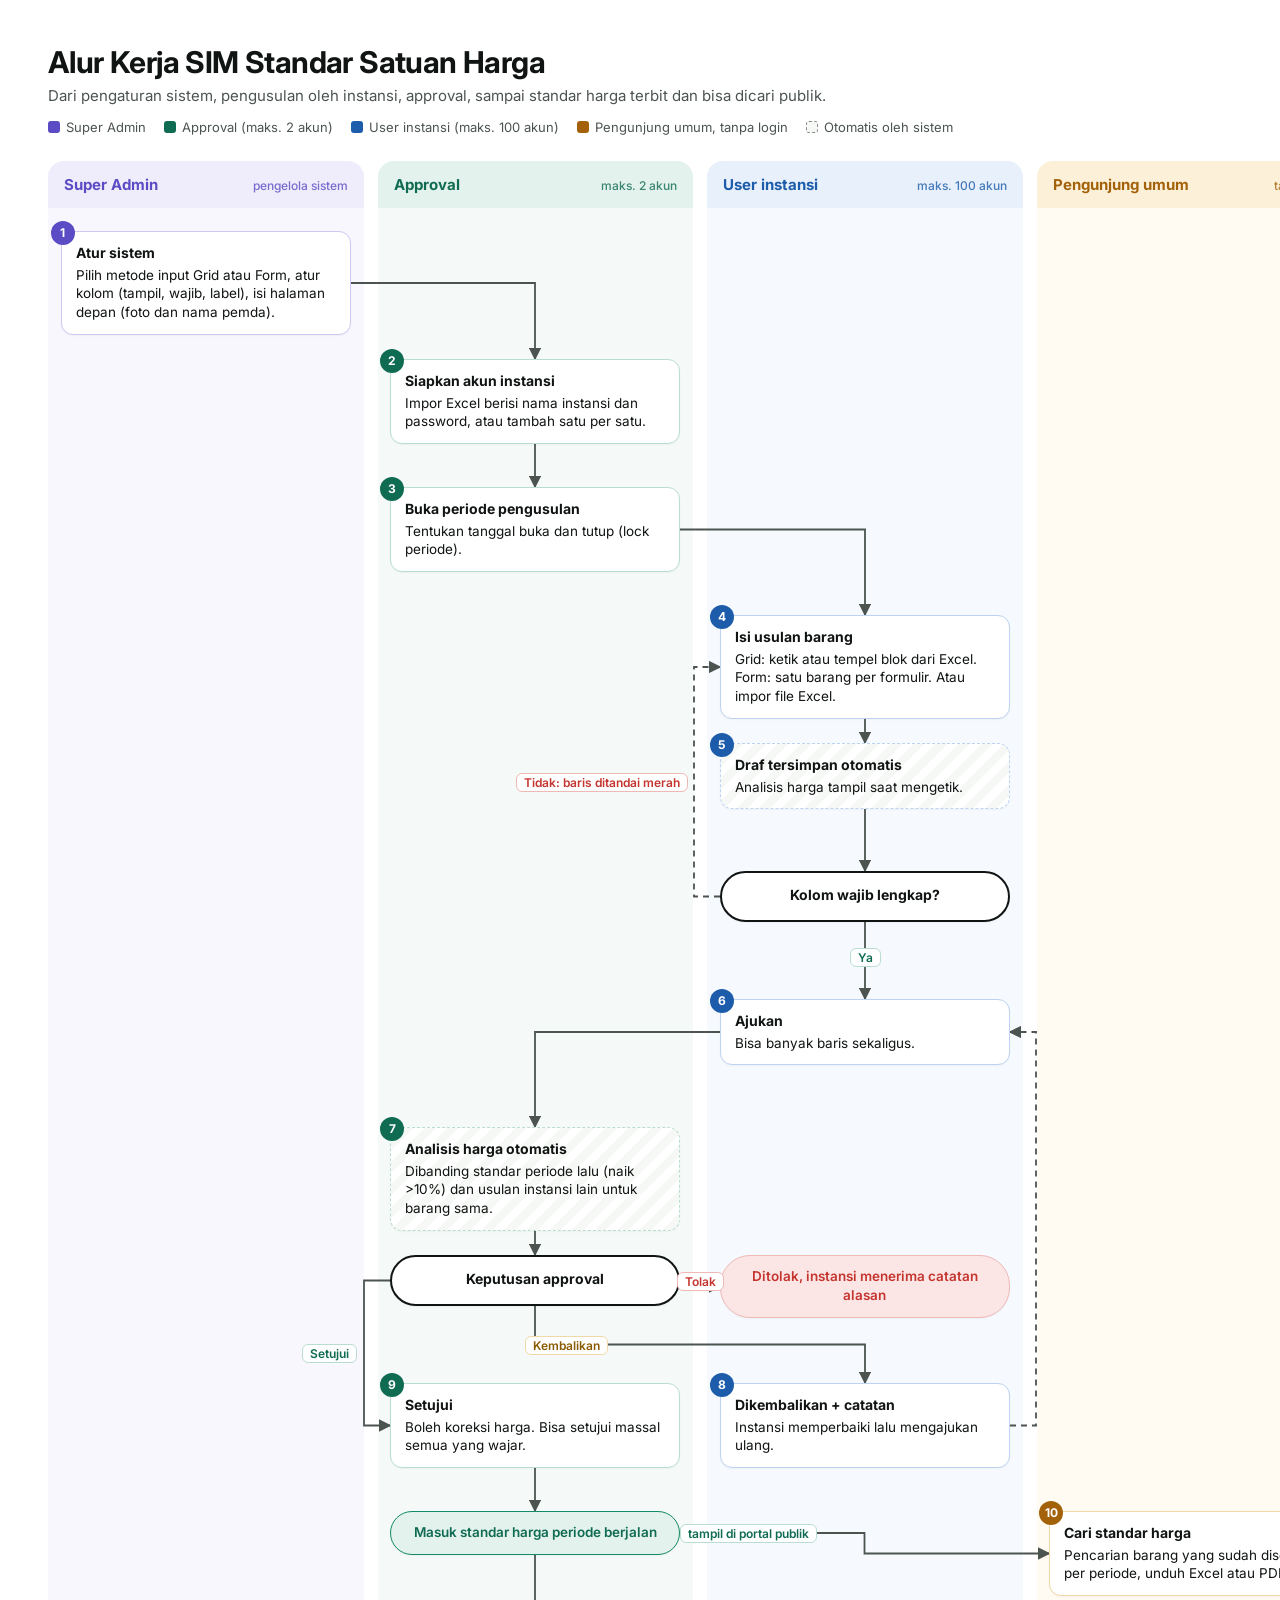
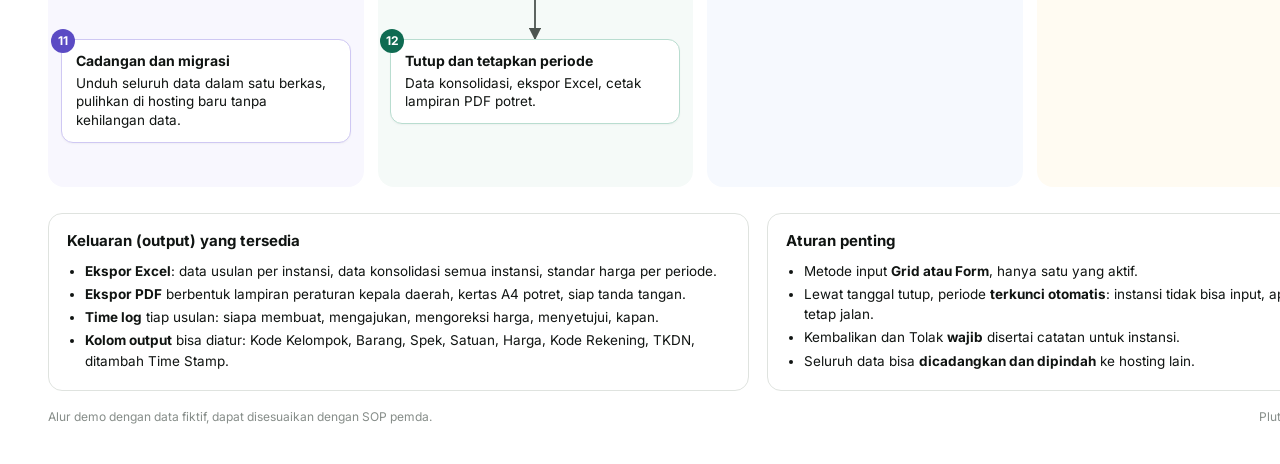
<file: docs/flowchart.html>
<!doctype html>
<html lang="id">
<head>
<meta charset="utf-8">
<title>Flowchart SIM SSH</title>
<link href="https://fonts.googleapis.com/css2?family=Inter:wght@400;500;600;700&display=swap" rel="stylesheet">
<style>
  :root { --ink: #101412; --ink2: #4c5450; --ink3: #868d89; --line: #dfe3df; --acc: #0f6b52; --acc2: #138a69; --soft: #e3f2ec;
    --sa: #5b4bc4; --sa-bg: #efedfb; --ap: #0f6b52; --ap-bg: #e3f2ec; --us: #1c5cab; --us-bg: #e7f0fb; --pb: #a3620a; --pb-bg: #fcf1d8; --crit: #c4352f; --crit-bg: #fbe6e5; }
  * { box-sizing: border-box; }
  body { margin: 0; font-family: Inter, sans-serif; color: var(--ink); background: #fff; -webkit-font-smoothing: antialiased; }
  .page { width: 1400px; padding: 44px 48px 40px; }
  h1 { margin: 0; font-size: 30px; letter-spacing: -.02em; }
  .lead { color: var(--ink2); font-size: 15px; margin: 6px 0 0; }
  .meta { display: flex; gap: 18px; margin-top: 14px; font-size: 13px; color: var(--ink2); flex-wrap: wrap; }
  .meta span { display: inline-flex; align-items: center; gap: 6px; }
  .sw { width: 12px; height: 12px; border-radius: 3px; display: inline-block; }

  .board { position: relative; margin-top: 26px; }
  .lanes { display: grid; grid-template-columns: repeat(4, 1fr); gap: 14px; }
  .lane { border-radius: 16px; padding: 0 0 18px; min-height: 100%; }
  .lane h2 { margin: 0; padding: 14px 16px; font-size: 15px; border-radius: 16px 16px 0 0; display: flex; justify-content: space-between; align-items: baseline; }
  .lane h2 small { font-weight: 500; font-size: 12px; opacity: .8; }
  .l-sa { background: #f8f7fe; } .l-sa h2 { background: var(--sa-bg); color: var(--sa); }
  .l-ap { background: #f5faf8; } .l-ap h2 { background: var(--ap-bg); color: var(--ap); }
  .l-us { background: #f6f9fe; } .l-us h2 { background: var(--us-bg); color: var(--us); }
  .l-pb { background: #fffbf2; } .l-pb h2 { background: var(--pb-bg); color: var(--pb); }

  .node { position: absolute; width: 290px; background: #fff; border: 1.5px solid var(--line); border-radius: 12px; padding: 11px 14px 12px; font-size: 13.5px; line-height: 1.4; box-shadow: 0 1px 2px rgba(0,0,0,.04); z-index: 2; }
  .node b { display: block; font-size: 14px; margin-bottom: 3px; }
  .node .n { position: absolute; top: -11px; left: -11px; width: 24px; height: 24px; border-radius: 50%; color: #fff; font-size: 12px; font-weight: 700; display: grid; place-items: center; }
  .node.sa { border-color: #cfc8f3; } .node.sa .n { background: var(--sa); }
  .node.ap { border-color: #b9ddd0; } .node.ap .n { background: var(--ap); }
  .node.us { border-color: #bcd3f1; } .node.us .n { background: var(--us); }
  .node.pb { border-color: #f0d9a6; } .node.pb .n { background: var(--pb); }
  .node.auto { background: repeating-linear-gradient(135deg, #fff, #fff 8px, #f6f8f6 8px, #f6f8f6 16px); border-style: dashed; }
  .node.dec { border-width: 2px; border-color: var(--ink); text-align: center; border-radius: 40px; padding: 12px 18px; }
  .node.end { border-radius: 30px; text-align: center; font-weight: 600; }
  .node.end.ok { background: var(--soft); border-color: var(--acc2); color: var(--acc); }
  .node.end.no { background: var(--crit-bg); border-color: #efb9b6; color: var(--crit); }
  .tag { display: inline-block; font-size: 11px; font-weight: 600; padding: 1px 7px; border-radius: 99px; margin-top: 6px; }
  svg.wires { position: absolute; inset: 0; z-index: 1; overflow: visible; pointer-events: none; }
  .lbl { position: absolute; z-index: 3; background: #fff; font-size: 12px; font-weight: 600; padding: 1px 7px; border-radius: 6px; border: 1px solid var(--line); white-space: nowrap; }
  .lbl.ok { color: var(--acc); border-color: #b9ddd0; } .lbl.no { color: var(--crit); border-color: #efb9b6; } .lbl.wr { color: #8a5a00; border-color: #f0d9a6; }

  .foot { display: grid; grid-template-columns: 1.2fr 1fr; gap: 18px; margin-top: 26px; }
  .box { border: 1px solid var(--line); border-radius: 14px; padding: 16px 18px; font-size: 13.5px; line-height: 1.5; }
  .box h3 { margin: 0 0 8px; font-size: 15px; }
  .box ul { margin: 0; padding-left: 18px; }
  .box li { margin: 3px 0; }
  .credit { margin-top: 18px; font-size: 12px; color: var(--ink3); display: flex; justify-content: space-between; }
</style>
</head>
<body>
<div class="page">
  <h1>Alur Kerja SIM Standar Satuan Harga</h1>
  <p class="lead">Dari pengaturan sistem, pengusulan oleh instansi, approval, sampai standar harga terbit dan bisa dicari publik.</p>
  <div class="meta">
    <span><i class="sw" style="background:var(--sa)"></i>Super Admin</span>
    <span><i class="sw" style="background:var(--ap)"></i>Approval (maks. 2 akun)</span>
    <span><i class="sw" style="background:var(--us)"></i>User instansi (maks. 100 akun)</span>
    <span><i class="sw" style="background:var(--pb)"></i>Pengunjung umum, tanpa login</span>
    <span><i class="sw" style="border:1.5px dashed #868d89;background:#f6f8f6"></i>Otomatis oleh sistem</span>
  </div>

  <div class="board" id="board">
    <div class="lanes" id="lanes">
      <div class="lane l-sa"><h2>Super Admin <small>pengelola sistem</small></h2></div>
      <div class="lane l-ap"><h2>Approval <small>maks. 2 akun</small></h2></div>
      <div class="lane l-us"><h2>User instansi <small>maks. 100 akun</small></h2></div>
      <div class="lane l-pb"><h2>Pengunjung umum <small>tanpa login</small></h2></div>
    </div>
    <svg class="wires" id="wires"></svg>
  </div>

  <div class="foot">
    <div class="box"><h3>Keluaran (output) yang tersedia</h3>
      <ul>
        <li><b>Ekspor Excel</b>: data usulan per instansi, data konsolidasi semua instansi, standar harga per periode.</li>
        <li><b>Ekspor PDF</b> berbentuk lampiran peraturan kepala daerah, kertas A4 potret, siap tanda tangan.</li>
        <li><b>Time log</b> tiap usulan: siapa membuat, mengajukan, mengoreksi harga, menyetujui, kapan.</li>
        <li><b>Kolom output</b> bisa diatur: Kode Kelompok, Barang, Spek, Satuan, Harga, Kode Rekening, TKDN, ditambah Time Stamp.</li>
      </ul></div>
    <div class="box"><h3>Aturan penting</h3>
      <ul>
        <li>Metode input <b>Grid atau Form</b>, hanya satu yang aktif.</li>
        <li>Lewat tanggal tutup, periode <b>terkunci otomatis</b>: instansi tidak bisa input, approval tetap jalan.</li>
        <li>Kembalikan dan Tolak <b>wajib</b> disertai catatan untuk instansi.</li>
        <li>Seluruh data bisa <b>dicadangkan dan dipindah</b> ke hosting lain.</li>
      </ul></div>
  </div>
  <div class="credit"><span>Alur demo dengan data fiktif, dapat disesuaikan dengan SOP pemda.</span><span>Pluton · pluton.id</span></div>
</div>

<script>
// [id, lajur 0-3, baris, kelas, isi]
const N = [
  ['a1', 0, 0, 'sa', '<b>Atur sistem</b>Pilih metode input Grid atau Form, atur kolom (tampil, wajib, label), isi halaman depan (foto dan nama pemda).'],
  ['a2', 1, 1, 'ap', '<b>Siapkan akun instansi</b>Impor Excel berisi nama instansi dan password, atau tambah satu per satu.'],
  ['a3', 1, 2, 'ap', '<b>Buka periode pengusulan</b>Tentukan tanggal buka dan tutup (lock periode).'],
  ['u1', 2, 3, 'us', '<b>Isi usulan barang</b>Grid: ketik atau tempel blok dari Excel. Form: satu barang per formulir. Atau impor file Excel.'],
  ['u2', 2, 4, 'us auto', '<b>Draf tersimpan otomatis</b>Analisis harga tampil saat mengetik.'],
  ['u3', 2, 5, 'us dec', '<b>Kolom wajib lengkap?</b>'],
  ['u5', 2, 6, 'us', '<b>Ajukan</b>Bisa banyak baris sekaligus.'],
  ['p1', 1, 7, 'ap auto', '<b>Analisis harga otomatis</b>Dibanding standar periode lalu (naik &gt;10%) dan usulan instansi lain untuk barang sama.'],
  ['p2', 1, 8, 'ap dec', '<b>Keputusan approval</b>'],
  ['x1', 2, 8, 'end no', 'Ditolak, instansi menerima catatan alasan'],
  ['u6', 2, 9, 'us', '<b>Dikembalikan + catatan</b>Instansi memperbaiki lalu mengajukan ulang.'],
  ['p3', 1, 9, 'ap', '<b>Setujui</b>Boleh koreksi harga. Bisa setujui massal semua yang wajar.'],
  ['p4', 1, 10, 'end ok', 'Masuk standar harga periode berjalan'],
  ['g1', 3, 10, 'pb', '<b>Cari standar harga</b>Pencarian barang yang sudah disetujui per periode, unduh Excel atau PDF.'],
  ['a4', 0, 11, 'sa', '<b>Cadangan dan migrasi</b>Unduh seluruh data dalam satu berkas, pulihkan di hosting baru tanpa kehilangan data.'],
  ['p5', 1, 11, 'ap', '<b>Tutup dan tetapkan periode</b>Data konsolidasi, ekspor Excel, cetak lampiran PDF potret.'],
];
// [dari, ke, sisi keluar, sisi masuk, label, kelas label]
const E = [
  ['a1', 'a2', 'r', 't'], ['a2', 'a3', 'b', 't'], ['a3', 'u1', 'r', 't'], ['u1', 'u2', 'b', 't'], ['u2', 'u3', 'b', 't'],
  ['u3', 'u1', 'l', 'l', 'Tidak: baris ditandai merah', 'no'], ['u3', 'u5', 'b', 't', 'Ya', 'ok'],
  ['u5', 'p1', 'l', 't'], ['p1', 'p2', 'b', 't'],
  ['p2', 'p3', 'l', 'l', 'Setujui', 'ok'], ['p2', 'u6', 'b', 't', 'Kembalikan', 'wr'], ['p2', 'x1', 'r', 'l', 'Tolak', 'no'],
  ['u6', 'u5', 'r', 'r'], ['p3', 'p4', 'b', 't'], ['p4', 'p5', 'b', 't'], ['p4', 'g1', 'r', 'l', 'tampil di portal publik', 'ok'],
];
const board = document.getElementById('board'), lanes = document.getElementById('lanes'), svg = document.getElementById('wires');
const ROW = 128, TOP = 70, colW = (lanes.clientWidth - 14 * 3) / 4;
N.forEach(([id, c, r, cls, html]) => {
  const d = document.createElement('div'); d.className = 'node ' + cls; d.id = id; d.innerHTML = html;
  if (!/dec|end/.test(cls)) { const n = document.createElement('span'); n.className = 'n'; d.prepend(n); }
  d.style.left = (c * (colW + 14) + (colW - 290) / 2) + 'px'; d.style.top = (TOP + r * ROW) + 'px';
  board.appendChild(d);
});
let k = 0; document.querySelectorAll('.node .n').forEach(n => (n.textContent = ++k));
lanes.style.height = (TOP + 12 * ROW + 20) + 'px';
document.querySelectorAll('.lane').forEach(l => (l.style.height = '100%'));
const box = id => { const e = document.getElementById(id); return { x: e.offsetLeft, y: e.offsetTop, w: e.offsetWidth, h: e.offsetHeight }; };
const pt = (b, s) => s === 'r' ? [b.x + b.w, b.y + b.h / 2] : s === 'l' ? [b.x, b.y + b.h / 2] : s === 't' ? [b.x + b.w / 2, b.y] : [b.x + b.w / 2, b.y + b.h];
svg.setAttribute('width', board.clientWidth); svg.setAttribute('height', lanes.offsetHeight);
svg.innerHTML = '<defs><marker id="ar" viewBox="0 0 10 10" refX="9" refY="5" markerWidth="7" markerHeight="7" orient="auto"><path d="M0 0L10 5L0 10z" fill="#4c5450"/></marker></defs>';
E.forEach(([a, b, sa, sb, label, lc]) => {
  const A = box(a), B = box(b), [x1, y1] = pt(A, sa), [x2, y2] = pt(B, sb);
  let d;
  if (sa === 'r' && sb === 'r') { const x = Math.max(x1, x2) + 26; d = `M${x1} ${y1}H${x}V${y2}H${x2}`; }
  else if (sa === 'l' && sb === 'l') { const x = Math.min(x1, x2) - 26; d = `M${x1} ${y1}H${x}V${y2}H${x2}`; }
  else if (sa === 'b' && sb === 'b') { const y = Math.max(y1, y2) + 22; d = `M${x1} ${y1}V${y}H${x2}V${y2}`; }
  else if (sa === 't' && sb === 'r') { const y = y1 - 0; d = `M${x1} ${y1}V${y2}H${x2}`; }
  else if ((sa === 'r' || sa === 'l') && sb === 't') d = `M${x1} ${y1}H${x2}V${y2}`;
  else if (sa === 'b' && sb === 't' && Math.abs(x1 - x2) > 2) { const y = (y1 + y2) / 2; d = `M${x1} ${y1}V${y}H${x2}V${y2}`; }
  else if ((sa === 'r' && sb === 'l') && Math.abs(y1 - y2) > 2) { const x = (x1 + x2) / 2; d = `M${x1} ${y1}H${x}V${y2}H${x2}`; }
  else d = `M${x1} ${y1}L${x2} ${y2}`;
  const p = document.createElementNS('http://www.w3.org/2000/svg', 'path');
  p.setAttribute('d', d); p.setAttribute('fill', 'none'); p.setAttribute('stroke', '#4c5450'); p.setAttribute('stroke-width', '1.8'); p.setAttribute('marker-end', 'url(#ar)');
  if ((sa === 'r' && sb === 'r') || (a === 'u3' && b === 'u1')) p.setAttribute('stroke-dasharray', '6 5');
  svg.appendChild(p);
  if (label) {
    const L = document.createElement('div'); L.className = 'lbl ' + lc; L.textContent = label; board.appendChild(L);
    const len = p.getTotalLength(), m = p.getPointAtLength(sa === sb ? len * 0.5 : Math.min(len * 0.45, 70));
    let lx = m.x - L.offsetWidth / 2, ly = m.y - L.offsetHeight / 2;
    if (sa === 'l' && sb === 'l') lx = m.x - L.offsetWidth - 6;
    if (sa === 'r' && sb === 'l' && Math.abs(y1 - y2) < 2) ly = m.y - L.offsetHeight - 5;
    L.style.left = lx + 'px'; L.style.top = ly + 'px';
  }
});
</script>
</body>
</html>
</file>
